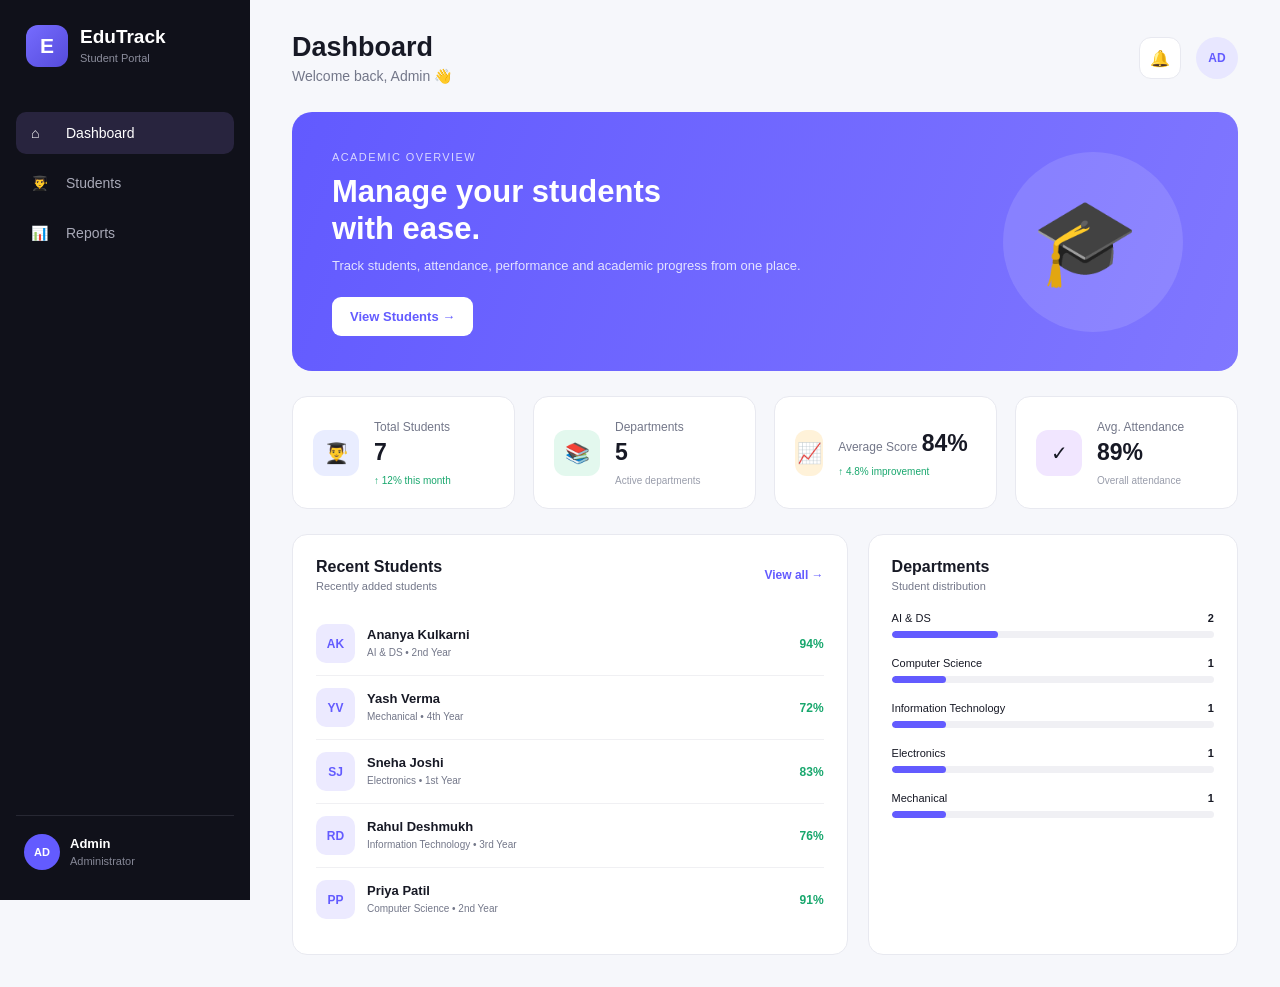
<file: index.html>
<!DOCTYPE html>
<html lang="en">
<head>
  <meta charset="UTF-8">
  <meta name="viewport" content="width=device-width, initial-scale=1.0">
  <title>EduTrack | Student Management</title>
  <link rel="icon" href="data:image/svg+xml,<svg xmlns='http://www.w3.org/2000/svg' viewBox='0 0 100 100'><text y='.9em' font-size='90'>🎓</text></svg>">
  <link rel="stylesheet" href="css/style.css">
</head>

<body>

<div class="app">

  <aside class="sidebar">
    <div class="brand">
      <div class="brand-icon">E</div>
      <div>
        <h2>EduTrack</h2>
        <span>Student Portal</span>
      </div>
    </div>

    <nav>
      <a href="index.html" class="nav-link active">
        <span>⌂</span> Dashboard
      </a>

      <a href="students.html" class="nav-link">
        <span>👨‍🎓</span> Students
      </a>

      <a href="reports.html" class="nav-link reports-link">
        <span>📊</span> Reports
      </a>
    </nav>

    <div class="sidebar-bottom">
      <div class="admin-card">
        <div class="avatar">AD</div>
        <div>
          <strong>Admin</strong>
          <small>Administrator</small>
        </div>
      </div>
    </div>
  </aside>


  <main class="main">

    <header class="topbar">
      <div>
        <h1>Dashboard</h1>
        <p>Welcome back, Admin 👋</p>
      </div>

      <div class="top-actions">
        <div class="notification">🔔</div>
        <div class="profile-avatar">AD</div>
      </div>
    </header>


    <section class="hero">
      <div>
        <span class="hero-tag">ACADEMIC OVERVIEW</span>
        <h2>Manage your students<br>with ease.</h2>
        <p>Track students, attendance, performance and academic progress from one place.</p>

        <a href="students.html" class="primary-btn">
          View Students →
        </a>
      </div>

      <div class="hero-illustration">
        <div class="circle"></div>
        <div class="student-icon">🎓</div>
      </div>
    </section>


    <section class="stats-grid">

      <div class="stat-card">
        <div class="stat-icon blue">👨‍🎓</div>
        <div>
          <span>Total Students</span>
          <h2 id="totalStudents">0</h2>
          <small class="positive">↑ 12% this month</small>
        </div>
      </div>

      <div class="stat-card">
        <div class="stat-icon green">📚</div>
        <div>
          <span>Departments</span>
          <h2 id="totalDepartments">0</h2>
          <small>Active departments</small>
        </div>
      </div>

      <div class="stat-card">
        <div class="stat-icon orange">📈</div>
        <div>
          <span>Average Score</span>
          <h2 id="averageScore" class="clickable-stat" onclick="showWrongAverageAlert()">0%</h2>
          <small class="positive">↑ 4.8% improvement</small>
        </div>
      </div>

      <div class="stat-card">
        <div class="stat-icon purple">✓</div>
        <div>
          <span>Avg. Attendance</span>
          <h2 id="averageAttendance">0%</h2>
          <small>Overall attendance</small>
        </div>
      </div>

    </section>


    <section class="content-grid">

      <div class="panel recent-panel">

        <div class="panel-header">
          <div>
            <h3>Recent Students</h3>
            <p>Recently added students</p>
          </div>

          <a href="students.html" class="view-link">View all →</a>
        </div>

        <div id="recentStudents" class="recent-list"></div>

      </div>


      <div class="panel department-panel">

        <div class="panel-header">
          <div>
            <h3>Departments</h3>
            <p>Student distribution</p>
          </div>
        </div>

        <div id="departmentStats"></div>

      </div>

    </section>

  </main>

</div>

<script src="js/app.js"></script>
</body>
</html>
</file>
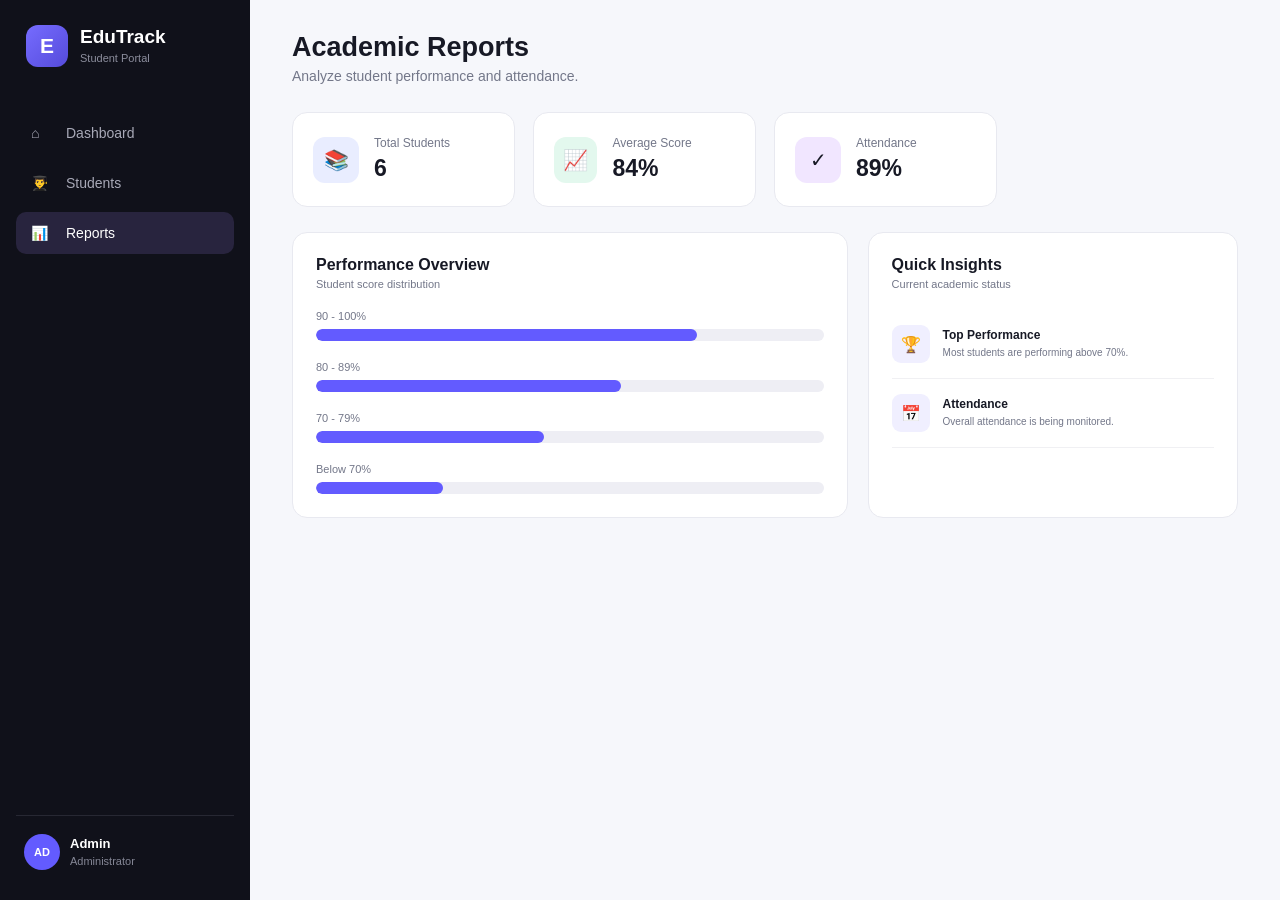
<file: reports.html>
<!DOCTYPE html>
<html lang="en">

<head>

  <meta charset="UTF-8">

  <meta name="viewport" content="width=device-width, initial-scale=1.0">

  <title>EduTrack | Reports</title>

  <link rel="icon" href="data:image/svg+xml,<svg xmlns='http://www.w3.org/2000/svg' viewBox='0 0 100 100'><text y='.9em' font-size='90'>🎓</text></svg>">

  <link rel="stylesheet" href="css/style.css">

</head>


<body>

<div class="app">


  <aside class="sidebar">

    <div class="brand">

      <div class="brand-icon">E</div>

      <div>
        <h2>EduTrack</h2>
        <span>Student Portal</span>
      </div>

    </div>


    <nav>

      <a href="index.html" class="nav-link">
        <span>⌂</span>
        Dashboard
      </a>

      <a href="students.html" class="nav-link">
        <span>👨‍🎓</span>
        Students
      </a>

      <a href="reports.html" class="nav-link active reports-link">
        <span>📊</span>
        Reports
      </a>

    </nav>


    <div class="sidebar-bottom">

      <div class="admin-card">

        <div class="avatar">
          AD
        </div>

        <div>
          <strong>Admin</strong>
          <small>Administrator</small>
        </div>

      </div>

    </div>

  </aside>



  <main class="main">


    <header class="topbar">

      <div>

        <h1>Academic Reports</h1>

        <p>
          Analyze student performance and attendance.
        </p>

      </div>

    </header>



    <section class="stats-grid">


      <div class="stat-card">

        <div class="stat-icon blue">
          📚
        </div>

        <div>

          <span>Total Students</span>

          <h2 id="reportStudents">
            0
          </h2>

        </div>

      </div>



      <div class="stat-card">

        <div class="stat-icon green">
          📈
        </div>

        <div>

          <span>Average Score</span>

          <h2 id="reportScore" class="clickable-stat" onclick="showWrongAverageAlert()">
            0%
          </h2>

        </div>

      </div>



      <div class="stat-card">

        <div class="stat-icon purple">
          ✓
        </div>

        <div>

          <span>Attendance</span>

          <h2 id="reportAttendance">
            0%
          </h2>

        </div>

      </div>


    </section>



    <section class="content-grid">


      <div class="panel">

        <div class="panel-header">

          <div>

            <h3>Performance Overview</h3>

            <p>
              Student score distribution
            </p>

          </div>

        </div>


        <div class="bar-chart">

          <div class="bar-item">

            <span>90 - 100%</span>

            <div class="bar">
              <div style="width:75%"></div>
            </div>

          </div>


          <div class="bar-item">

            <span>80 - 89%</span>

            <div class="bar">
              <div style="width:60%"></div>
            </div>

          </div>


          <div class="bar-item">

            <span>70 - 79%</span>

            <div class="bar">
              <div style="width:45%"></div>
            </div>

          </div>


          <div class="bar-item">

            <span>Below 70%</span>

            <div class="bar">
              <div style="width:25%"></div>
            </div>

          </div>

        </div>

      </div>



      <div class="panel">

        <div class="panel-header">

          <div>

            <h3>Quick Insights</h3>

            <p>
              Current academic status
            </p>

          </div>

        </div>


        <div class="insight">

          <div class="insight-icon">
            🏆
          </div>

          <div>

            <strong>
              Top Performance
            </strong>

            <p>
              Most students are performing above 70%.
            </p>

          </div>

        </div>


        <div class="insight">

          <div class="insight-icon">
            📅
          </div>

          <div>

            <strong>
              Attendance
            </strong>

            <p>
              Overall attendance is being monitored.
            </p>

          </div>

        </div>


      </div>


    </section>


  </main>

</div>


<script src="js/app.js"></script>

</body>

</html>
</file>
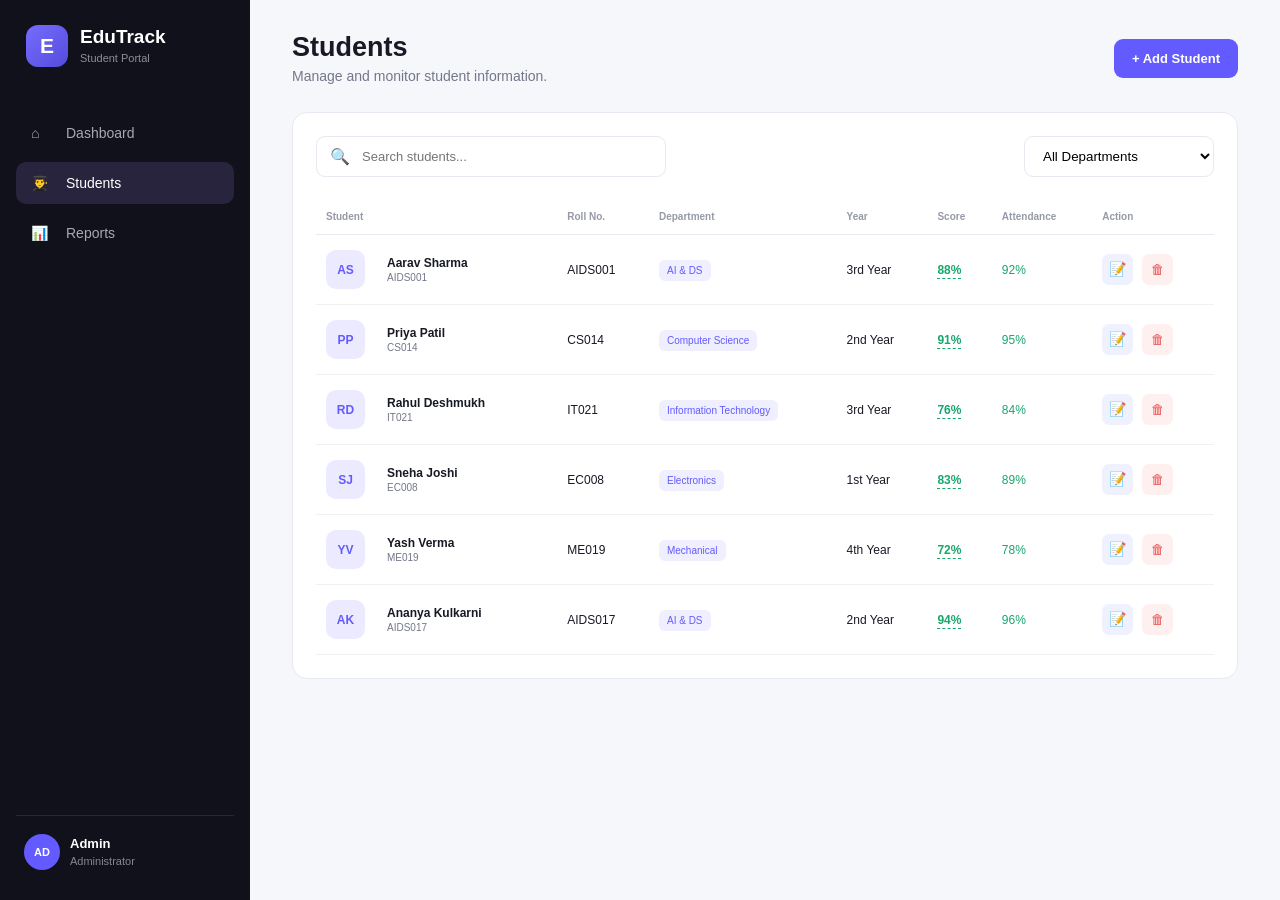
<file: students.html>
<!DOCTYPE html>
<html lang="en">
<head>
  <meta charset="UTF-8">
  <meta name="viewport" content="width=device-width, initial-scale=1.0">
  <title>EduTrack | Students</title>
  <link rel="icon" href="data:image/svg+xml,<svg xmlns='http://www.w3.org/2000/svg' viewBox='0 0 100 100'><text y='.9em' font-size='90'>🎓</text></svg>">
  <link rel="stylesheet" href="css/style.css">
</head>

<body>

<div class="app">

  <aside class="sidebar">

    <div class="brand">
      <div class="brand-icon">E</div>
      <div>
        <h2>EduTrack</h2>
        <span>Student Portal</span>
      </div>
    </div>

    <nav>

      <a href="index.html" class="nav-link">
        <span>⌂</span> Dashboard
      </a>

      <a href="students.html" class="nav-link active">
        <span>👨‍🎓</span> Students
      </a>

      <a href="reports.html" class="nav-link reports-link">
        <span>📊</span> Reports
      </a>

    </nav>

    <div class="sidebar-bottom">
      <div class="admin-card">
        <div class="avatar">AD</div>
        <div>
          <strong>Admin</strong>
          <small>Administrator</small>
        </div>
      </div>
    </div>

  </aside>


  <main class="main">

    <header class="topbar">

      <div>
        <h1>Students</h1>
        <p>Manage and monitor student information.</p>
      </div>

      <button class="primary-btn" onclick="openModal()">
        + Add Student
      </button>

    </header>


    <section class="page-card">

      <div class="toolbar">

        <div class="search-box">
          <span>🔍</span>
          <input
            type="text"
            id="searchInput"
            placeholder="Search students..."
            oninput="renderStudents()"
          >
        </div>

        <select id="departmentFilter" onchange="renderStudents()">
          <option value="all">All Departments</option>
          <option value="AI & DS">AI & DS</option>
          <option value="Computer Science">Computer Science</option>
          <option value="Information Technology">Information Technology</option>
          <option value="Electronics">Electronics</option>
          <option value="Mechanical">Mechanical</option>
        </select>

      </div>


      <div class="table-wrapper">

        <table>

          <thead>
            <tr>
              <th>Student</th>
              <th>Roll No.</th>
              <th>Department</th>
              <th>Year</th>
              <th>Score</th>
              <th>Attendance</th>
              <th>Action</th>
            </tr>
          </thead>

          <tbody id="studentTable"></tbody>

        </table>

      </div>

      <div id="emptyState" class="empty-state hidden">
        <div>🔎</div>
        <h3>No students found</h3>
        <p>Try changing your search or filter.</p>
      </div>

    </section>

  </main>

</div>


<!-- ADD STUDENT MODAL -->

<div id="studentModal" class="modal">

  <div class="modal-content">

    <div class="modal-header">
      <div>
        <h2>Add New Student</h2>
        <p>Enter student information below.</p>
      </div>

      <button class="close-btn" onclick="closeModal()">×</button>
    </div>


    <form id="studentForm">

      <div class="form-grid">

        <div class="form-group">
          <label>Full Name</label>
          <input id="studentName" type="text" placeholder="Enter full name" required>
        </div>

        <div class="form-group">
          <label>Roll Number</label>
          <input id="rollNumber" type="text" placeholder="e.g. CS101" required>
        </div>

        <div class="form-group">
          <label>Department</label>

          <select id="studentDepartment" required>
            <option value="">Select department</option>
            <option>AI & DS</option>
            <option>Computer Science</option>
            <option>Information Technology</option>
            <option>Electronics</option>
            <option>Mechanical</option>
          </select>

        </div>

        <div class="form-group">
          <label>Year</label>

          <select id="studentYear" required>
            <option value="">Select year</option>
            <option>1st Year</option>
            <option>2nd Year</option>
            <option>3rd Year</option>
            <option>4th Year</option>
          </select>

        </div>

        <div class="form-group">
          <label>Score (%)</label>
          <input id="studentScore" type="number" min="0" max="100" placeholder="85" required>
        </div>

        <div class="form-group">
          <label>Attendance (%)</label>
          <input id="studentAttendance" type="number" min="0" max="100" placeholder="90" required>
        </div>

      </div>


      <div class="modal-actions">

        <button type="button" class="secondary-btn" onclick="closeModal()">
          Cancel
        </button>

        <button type="submit" class="primary-btn">
          Add Student
        </button>

      </div>

    </form>

  </div>

</div>


<!-- ADD/EDIT MARKS MODAL -->
<div id="marksModal" class="modal">
  <div class="modal-content">
    <div class="modal-header">
      <div>
        <h2>Enter Student Marks</h2>
        <p>Enter individual subject marks out of 100.</p>
      </div>
      <button class="close-btn" type="button" onclick="closeMarksModal()">×</button>
    </div>

    <form id="marksForm">
      <input type="hidden" id="marksStudentId">
      
      <div class="form-grid">
        <div class="form-group">
          <label>Mathematics Marks</label>
          <input id="mathsMarks" type="number" min="0" max="100" placeholder="e.g. 85" required>
        </div>

        <div class="form-group">
          <label>Science Marks</label>
          <input id="scienceMarks" type="number" min="0" max="100" placeholder="e.g. 90" required>
        </div>

        <div class="form-group">
          <label>English Marks</label>
          <input id="englishMarks" type="number" min="0" max="100" placeholder="e.g. 80" required>
        </div>
      </div>

      <div class="modal-actions">
        <button type="button" class="secondary-btn" onclick="closeMarksModal()">
          Cancel
        </button>
        <button type="submit" class="primary-btn">
          Save & Calculate
        </button>
      </div>
    </form>
  </div>
</div>



<script src="js/app.js"></script>

</body>
</html>
</file>
<file: css/style.css>
* {
  margin: 0;
  padding: 0;
  box-sizing: border-box;
}

:root {
  --primary: #635bff;
  --primary-dark: #5048d8;
  --background: #f6f7fb;
  --white: #ffffff;
  --text: #171925;
  --muted: #737789;
  --border: #e8e9f0;
  --green: #18a76d;
  --orange: #f59e0b;
  --purple: #9b5de5;
}

body {
  font-family: Inter, Arial, sans-serif;
  background: var(--background);
  color: var(--text);
}

a {
  text-decoration: none;
  color: inherit;
}

button,
input,
select {
  font-family: inherit;
}

button {
  cursor: pointer;
}


/* APP */

.app {
  display: flex;
  min-height: 100vh;
}


/* SIDEBAR */

.sidebar {
  width: 250px;
  background: #10111a;
  color: white;
  position: fixed;
  left: 0;
  top: 0;
  bottom: 0;
  display: flex;
  flex-direction: column;
  padding: 25px 16px;
  z-index: 10;
}

.brand {
  display: flex;
  align-items: center;
  gap: 12px;
  padding: 0 10px;
  margin-bottom: 45px;
}

.brand-icon {
  width: 42px;
  height: 42px;
  border-radius: 12px;
  background: linear-gradient(135deg, #766cff, #554bdb);
  display: flex;
  align-items: center;
  justify-content: center;
  font-size: 21px;
  font-weight: 800;
}

.brand h2 {
  font-size: 19px;
}

.brand span {
  color: #8c8e9d;
  font-size: 11px;
}

nav {
  display: flex;
  flex-direction: column;
  gap: 8px;
}

.nav-link {
  display: flex;
  align-items: center;
  gap: 13px;
  padding: 13px 15px;
  border-radius: 10px;
  color: #a8a9b7;
  font-size: 14px;
  transition: .2s;
}

.nav-link span {
  width: 22px;
}

.nav-link:hover {
  background: #1b1c27;
  color: white;
}

.nav-link.active {
  background: #28243e;
  color: white;
}

.sidebar-bottom {
  margin-top: auto;
}

.admin-card {
  border-top: 1px solid #272833;
  padding: 18px 8px 5px;
  display: flex;
  align-items: center;
  gap: 10px;
}

.avatar {
  width: 36px;
  height: 36px;
  border-radius: 50%;
  background: #635bff;
  display: flex;
  align-items: center;
  justify-content: center;
  font-size: 11px;
  font-weight: bold;
}

.admin-card strong {
  display: block;
  font-size: 13px;
}

.admin-card small {
  color: #858796;
  font-size: 11px;
}


/* MAIN */

.main {
  margin-left: 250px;
  width: calc(100% - 250px);
  padding: 32px 42px;
}


/* TOPBAR */

.topbar {
  display: flex;
  align-items: center;
  justify-content: space-between;
  margin-bottom: 28px;
}

.topbar h1 {
  font-size: 27px;
  margin-bottom: 5px;
}

.topbar p {
  color: var(--muted);
  font-size: 14px;
}

.top-actions {
  display: flex;
  align-items: center;
  gap: 15px;
}

.notification {
  width: 42px;
  height: 42px;
  background: white;
  border: 1px solid var(--border);
  border-radius: 12px;
  display: flex;
  align-items: center;
  justify-content: center;
}

.profile-avatar {
  width: 42px;
  height: 42px;
  border-radius: 50%;
  background: #e8e7ff;
  color: var(--primary);
  display: flex;
  align-items: center;
  justify-content: center;
  font-weight: bold;
  font-size: 12px;
}


/* HERO */

.hero {
  background: linear-gradient(110deg, #625aff, #8077ff);
  border-radius: 20px;
  padding: 35px 40px;
  color: white;
  display: flex;
  justify-content: space-between;
  align-items: center;
  min-height: 230px;
  overflow: hidden;
  position: relative;
  margin-bottom: 25px;
}

.hero-tag {
  font-size: 11px;
  letter-spacing: 1.4px;
  opacity: .75;
}

.hero h2 {
  font-size: 31px;
  line-height: 1.2;
  margin: 8px 0;
}

.hero p {
  max-width: 530px;
  font-size: 13px;
  opacity: .82;
  line-height: 1.7;
  margin-bottom: 20px;
}

.hero .primary-btn {
  background: white;
  color: var(--primary);
}

.hero-illustration {
  width: 230px;
  height: 180px;
  position: relative;
}

.circle {
  position: absolute;
  width: 180px;
  height: 180px;
  background: rgba(255,255,255,.12);
  border-radius: 50%;
  right: 15px;
}

.student-icon {
  position: absolute;
  font-size: 85px;
  right: 60px;
  top: 40px;
}


/* BUTTONS */

.primary-btn {
  border: none;
  background: var(--primary);
  color: white;
  padding: 12px 18px;
  border-radius: 9px;
  font-size: 13px;
  font-weight: 600;
  display: inline-block;
  transition: .2s;
}

.primary-btn:hover {
  background: var(--primary-dark);
  transform: translateY(-1px);
}

.secondary-btn {
  border: 1px solid var(--border);
  background: white;
  padding: 12px 18px;
  border-radius: 9px;
  font-size: 13px;
}


/* STATS */

.stats-grid {
  display: grid;
  grid-template-columns: repeat(4, 1fr);
  gap: 18px;
  margin-bottom: 25px;
}

.stat-card {
  background: white;
  border: 1px solid var(--border);
  border-radius: 15px;
  padding: 20px;
  display: flex;
  align-items: center;
  gap: 15px;
}

.stat-icon {
  width: 46px;
  height: 46px;
  border-radius: 12px;
  display: flex;
  align-items: center;
  justify-content: center;
  font-size: 20px;
}

.stat-icon.blue {
  background: #e9edff;
}

.stat-icon.green {
  background: #e3f8ee;
}

.stat-icon.orange {
  background: #fff2d9;
}

.stat-icon.purple {
  background: #f1e6ff;
}

.stat-card span {
  color: var(--muted);
  font-size: 12px;
}

.stat-card h2 {
  margin: 4px 0;
  font-size: 23px;
}

.stat-card small {
  color: #999dab;
  font-size: 10px;
}

.stat-card .positive {
  color: var(--green);
}


/* PANELS */

.content-grid {
  display: grid;
  grid-template-columns: 1.5fr 1fr;
  gap: 20px;
}

.panel,
.page-card {
  background: white;
  border: 1px solid var(--border);
  border-radius: 15px;
  padding: 23px;
}

.panel-header {
  display: flex;
  justify-content: space-between;
  align-items: center;
  margin-bottom: 20px;
}

.panel-header h3 {
  font-size: 16px;
}

.panel-header p {
  color: var(--muted);
  font-size: 11px;
  margin-top: 4px;
}

.view-link {
  color: var(--primary);
  font-size: 12px;
  font-weight: 600;
}


/* RECENT STUDENTS */

.recent-list {
  display: flex;
  flex-direction: column;
}

.recent-student {
  display: flex;
  align-items: center;
  padding: 12px 0;
  border-bottom: 1px solid #f0f0f3;
}

.recent-student:last-child {
  border-bottom: none;
}

.student-avatar {
  width: 39px;
  height: 39px;
  border-radius: 10px;
  background: #eceaff;
  color: var(--primary);
  display: flex;
  align-items: center;
  justify-content: center;
  font-weight: bold;
  font-size: 12px;
  margin-right: 12px;
}

.student-info {
  flex: 1;
}

.student-info strong {
  display: block;
  font-size: 13px;
}

.student-info small {
  color: var(--muted);
  font-size: 10px;
}

.score {
  font-size: 12px;
  font-weight: 600;
  color: var(--green);
}


/* DEPARTMENT */

.department-item {
  margin-bottom: 19px;
}

.department-header {
  display: flex;
  justify-content: space-between;
  margin-bottom: 7px;
  font-size: 11px;
}

.progress {
  height: 7px;
  background: #f0f0f4;
  border-radius: 20px;
  overflow: hidden;
}

.progress div {
  height: 100%;
  background: var(--primary);
  border-radius: 20px;
}


/* TOOLBAR */

.toolbar {
  display: flex;
  justify-content: space-between;
  gap: 15px;
  margin-bottom: 22px;
}

.search-box {
  border: 1px solid var(--border);
  border-radius: 9px;
  padding: 0 13px;
  display: flex;
  align-items: center;
  width: 350px;
}

.search-box input {
  border: none;
  outline: none;
  padding: 12px;
  width: 100%;
  font-size: 13px;
}

.toolbar select {
  border: 1px solid var(--border);
  border-radius: 9px;
  padding: 0 14px;
  outline: none;
  background: white;
  min-width: 190px;
}


/* TABLE */

.table-wrapper {
  overflow-x: auto;
}

table {
  width: 100%;
  border-collapse: collapse;
}

th {
  text-align: left;
  font-size: 10px;
  color: #9699a7;
  font-weight: 600;
  padding: 12px 10px;
  border-bottom: 1px solid var(--border);
}

td {
  padding: 15px 10px;
  border-bottom: 1px solid #f0f0f3;
  font-size: 12px;
}

.student-cell {
  display: flex;
  align-items: center;
  gap: 10px;
}

.student-cell strong {
  display: block;
  font-size: 12px;
}

.student-cell small {
  color: var(--muted);
  font-size: 10px;
}

.delete-btn {
  border: none;
  background: #fff0f0;
  color: #e55353;
  width: 31px;
  height: 31px;
  border-radius: 7px;
}

.marks-btn {
  border: none;
  background: #eff1ff;
  color: var(--primary);
  width: 31px;
  height: 31px;
  border-radius: 7px;
  margin-right: 5px;
  font-size: 14px;
  display: inline-flex;
  align-items: center;
  justify-content: center;
  transition: all 0.2s ease;
}

.marks-btn:hover {
  background: var(--primary);
  color: white;
}

.clickable-percentage {
  cursor: pointer;
  text-decoration: underline;
  text-decoration-style: dashed;
  text-underline-offset: 4px;
  transition: color 0.2s ease;
}

.clickable-percentage:hover {
  color: var(--primary);
}

.clickable-stat {
  cursor: pointer;
  display: inline-block;
  transition: transform 0.2s ease, color 0.2s ease;
}

.clickable-stat:hover {
  color: var(--primary);
  transform: scale(1.05);
}

.badge {
  padding: 5px 8px;
  border-radius: 6px;
  background: #efefff;
  color: var(--primary);
  font-size: 10px;
}

.score-good {
  color: var(--green);
  font-weight: 600;
}

.attendance-good {
  color: var(--green);
}


/* EMPTY */

.empty-state {
  text-align: center;
  padding: 50px 20px;
}

.empty-state div {
  font-size: 35px;
}

.empty-state h3 {
  margin: 10px 0 5px;
}

.empty-state p {
  color: var(--muted);
  font-size: 13px;
}

.hidden {
  display: none;
}


/* MODAL */

.modal {
  display: none;
  position: fixed;
  inset: 0;
  background: rgba(10, 11, 20, .55);
  align-items: center;
  justify-content: center;
  z-index: 100;
  padding: 20px;
}

.modal.show {
  display: flex;
}

.modal-content {
  background: white;
  width: 650px;
  max-width: 100%;
  border-radius: 18px;
  padding: 28px;
  box-shadow: 0 25px 70px rgba(0,0,0,.2);
}

.modal-header {
  display: flex;
  justify-content: space-between;
  margin-bottom: 25px;
}

.modal-header h2 {
  font-size: 20px;
}

.modal-header p {
  color: var(--muted);
  font-size: 12px;
  margin-top: 4px;
}

.close-btn {
  width: 35px;
  height: 35px;
  border: none;
  background: #f2f2f5;
  border-radius: 9px;
  font-size: 22px;
}

.form-grid {
  display: grid;
  grid-template-columns: 1fr 1fr;
  gap: 17px;
}

.form-group label {
  display: block;
  font-size: 11px;
  font-weight: 600;
  margin-bottom: 7px;
}

.form-group input,
.form-group select {
  width: 100%;
  padding: 11px 12px;
  border: 1px solid var(--border);
  border-radius: 8px;
  outline: none;
  font-size: 12px;
}

.form-group input:focus,
.form-group select:focus {
  border-color: var(--primary);
}

.modal-actions {
  display: flex;
  justify-content: flex-end;
  gap: 10px;
  margin-top: 25px;
}


/* CHART */

.bar-chart {
  display: flex;
  flex-direction: column;
  gap: 20px;
}

.bar-item span {
  display: block;
  font-size: 11px;
  margin-bottom: 7px;
  color: var(--muted);
}

.bar {
  height: 12px;
  background: #eeeeF4;
  border-radius: 20px;
  overflow: hidden;
}

.bar div {
  height: 100%;
  background: var(--primary);
  border-radius: 20px;
}


/* INSIGHTS */

.insight {
  display: flex;
  gap: 13px;
  padding: 15px 0;
  border-bottom: 1px solid #f0f0f3;
}

.insight-icon {
  width: 38px;
  height: 38px;
  background: #f0efff;
  border-radius: 9px;
  display: flex;
  align-items: center;
  justify-content: center;
}

.insight strong {
  font-size: 12px;
}

.insight p {
  color: var(--muted);
  font-size: 10px;
  margin-top: 4px;
}


/* RESPONSIVE */

@media (max-width: 1100px) {

  .stats-grid {
    grid-template-columns: repeat(2, 1fr);
  }

  .content-grid {
    grid-template-columns: 1fr;
  }

}

@media (max-width: 800px) {

  .sidebar {
    width: 70px;
    padding: 20px 10px;
  }

  .brand {
    justify-content: center;
    padding: 0;
  }

  .brand > div:last-child,
  .nav-link:not(.active)::after,
  .nav-link {
    font-size: 0;
  }

  .nav-link span {
    font-size: 17px;
  }

  .brand-icon {
    width: 40px;
  }

  .admin-card > div:last-child {
    display: none;
  }

  .main {
    margin-left: 70px;
    width: calc(100% - 70px);
    padding: 25px 20px;
  }

  .hero {
    padding: 25px;
  }

  .hero-illustration {
    display: none;
  }

}

@media (max-width: 600px) {

  .stats-grid {
    grid-template-columns: 1fr;
  }

  .form-grid {
    grid-template-columns: 1fr;
  }

  .toolbar {
    flex-direction: column;
  }

  .search-box {
    width: 100%;
    height: 43px;
  }

  .toolbar select {
    height: 43px;
  }

  .hero h2 {
    font-size: 24px;
  }

  .topbar {
    align-items: flex-start;
  }

}
</file>
